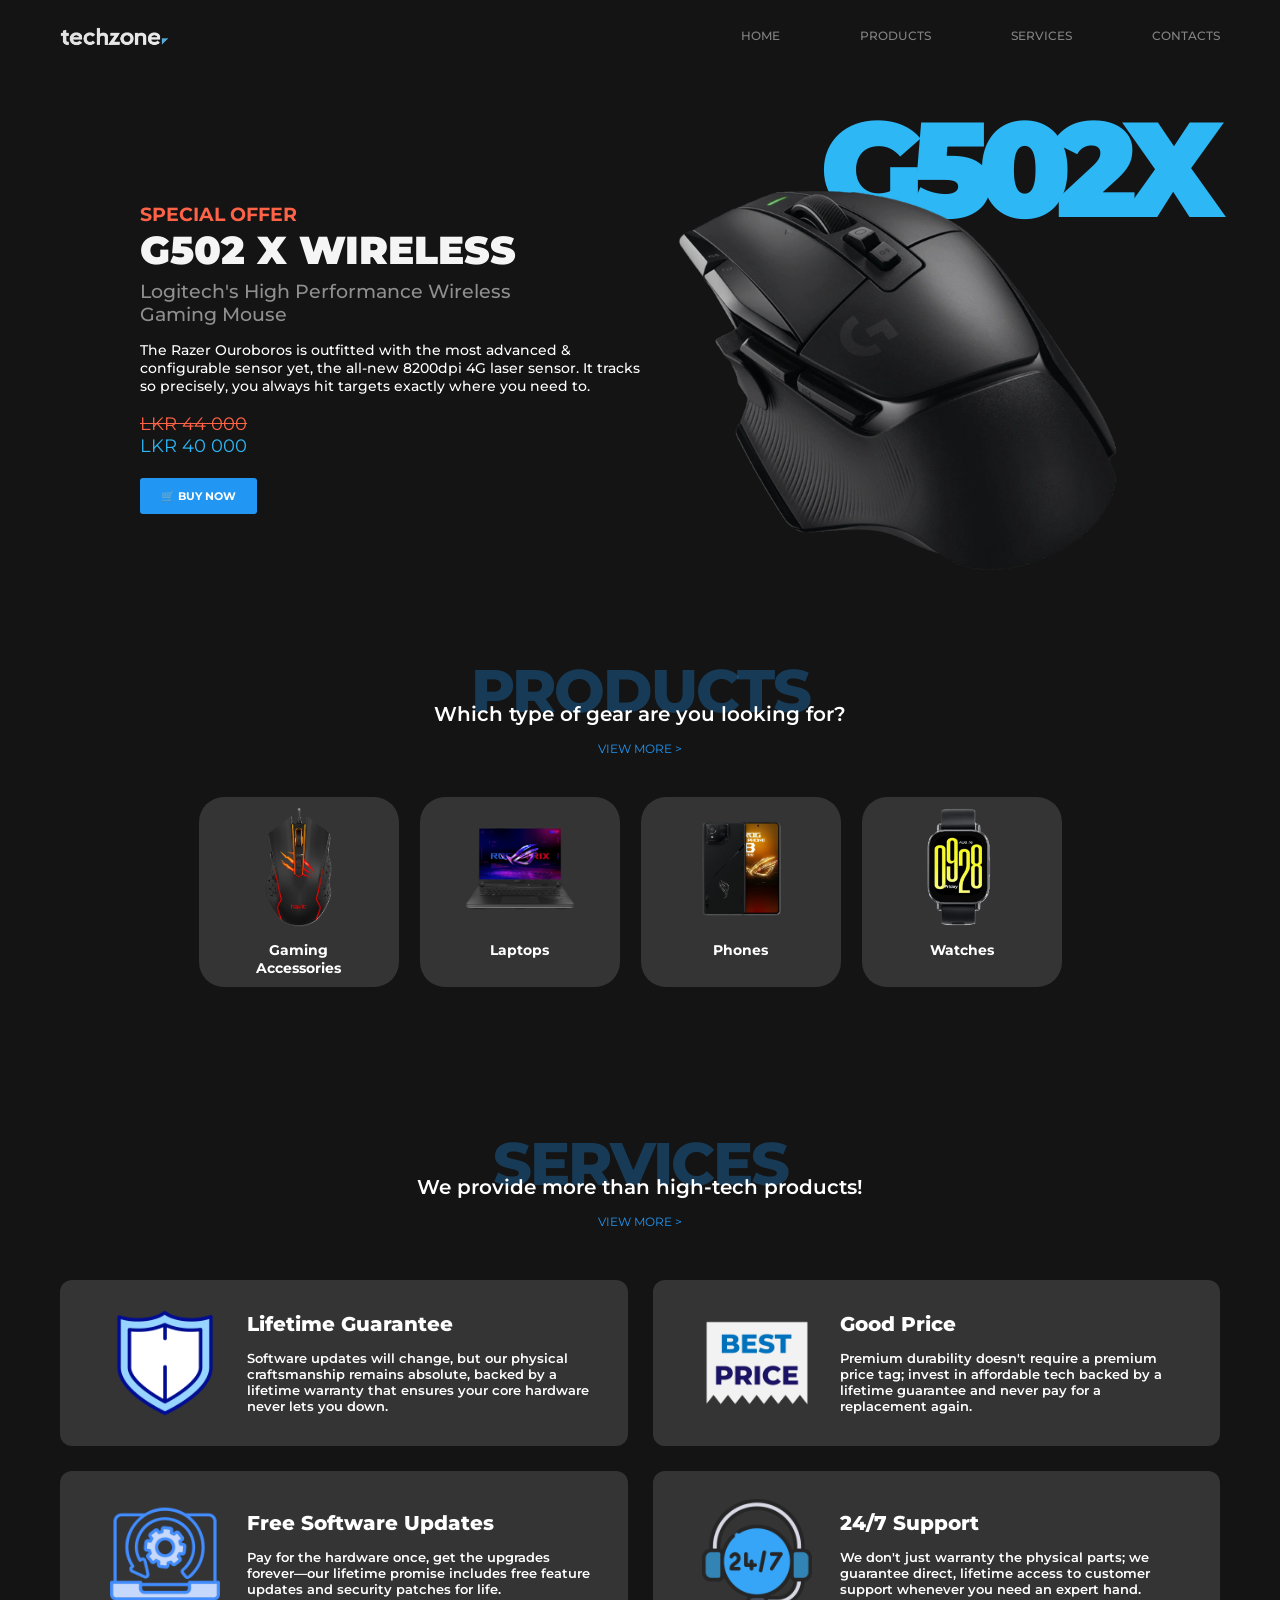
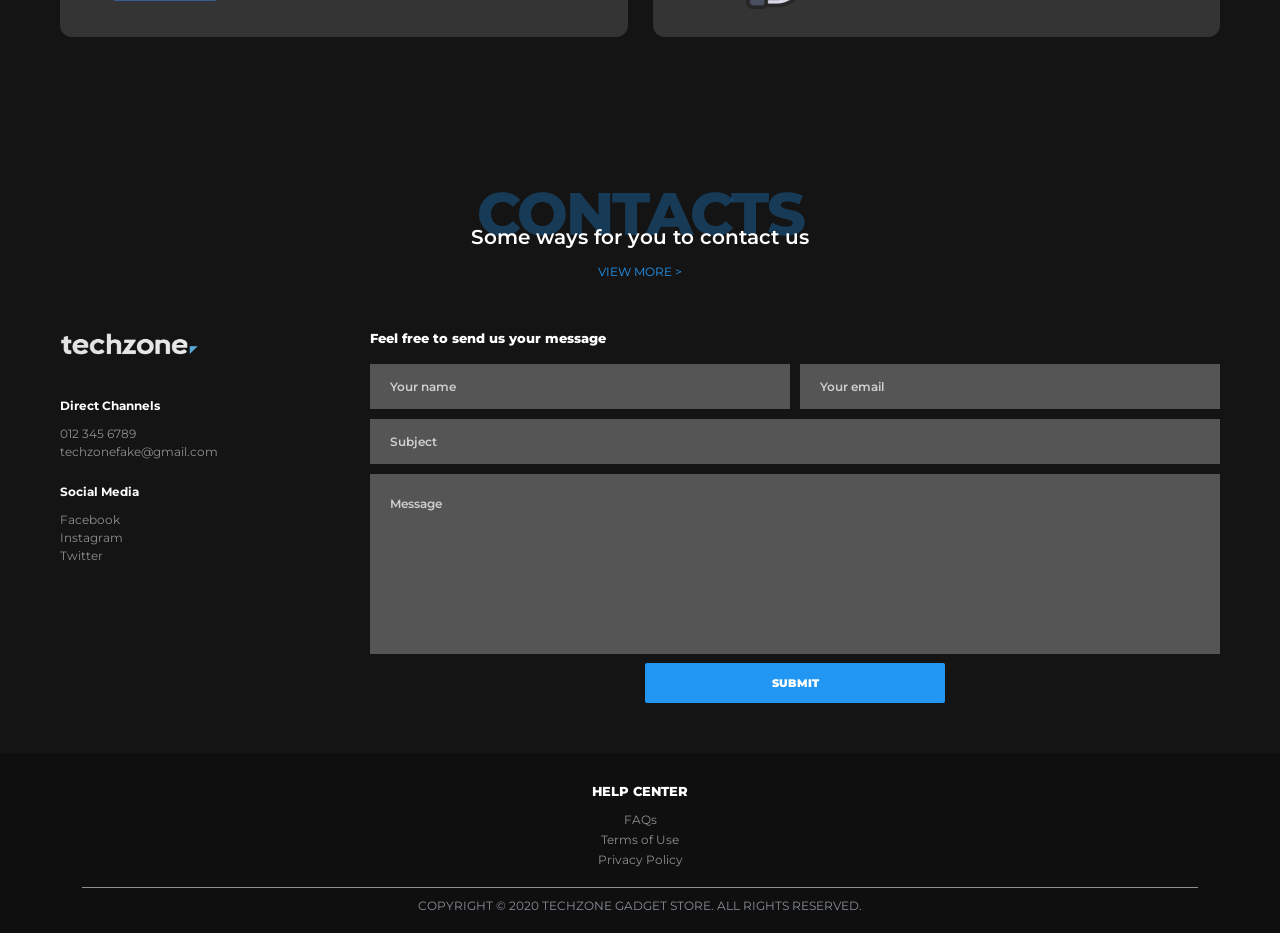
<file: TechZone 2.0/HTML/index.html>
<!DOCTYPE html>
<html lang="en">

    <head>
        <meta charset="UTF-8">
        <meta name="viewport" content="width=device-width, initial-scale=1.0">
        <link rel="stylesheet" href="../CSS/home.css">
        <link rel="shortcut icon" href="../Images/Favicon/favicon (2).png" type="image/x-icon">
        <title>Tech Zone</title>
    </head>

    <body>

        <header>
            <img src="../Images/Logo/logo.png" alt="TechZone Logo">
            <nav>
                <ul>
                    <li><a href="./index.html">HOME</a></li>
                    <li><a href="./products.html">PRODUCTS</a></li>
                    <li><a href="./services.html">SERVICES</a></li>
                    <li><a href="./contact.html">CONTACTS</a></li>
                </ul>
            </nav>
        </header>

        <main>

            <section id="offer">
                <div class="content">
                    <h3>SPECIAL OFFER</h3>
                    <h1>G502 X WIRELESS</h1>

                    <p class="subtitle">
                        Logitech's High Performance Wireless<br/>
                        Gaming Mouse
                    </p>

                    <p class="subtitle2">
                        The Razer Ouroboros is outfitted with the most advanced & configurable
                        sensor yet, the all-new 8200dpi 4G laser sensor. It tracks so precisely,
                        you always hit targets exactly where you need to.
                    </p>

                    <div class="price"><strike>LKR 44 000</strike></div>
                    <div class="newprice">LKR 40 000</div>

                    <div class="actions">
                        <a href="../HTML/products.html" target="_blank">
                            <button class="button">
                                🛒 BUY NOW
                            </button>
                        </a>
                    </div>
                </div>

                <div class="big-text">G502X</div>

                <img class="mouse" src="../Images/Gaming/logitech_mouse.png" alt="G502 gaming mouse"/>
            </section>

            <section id="product">
                <div class="section-header">
                    <h1 class="watermark">PRODUCTS</h1>
                    <h2 class="subtitle">Which type of gear are you looking for?</h2>
                    <a href="../HTML/products.html" class="view-more">VIEW MORE ></a>
                </div>
                <div class="grid-container">

                    <div class="item">
                        <a href="../HTML/products.html">
                            <img src="../Images/Gaming/1639999466_pdt_1.png" alt="Logitech Gaming Mouse">
                            <p>Gaming <br> Accessories</p>
                        </a>
                        
                    </div>
                    <div class="item">
                        <a href="../HTML/products.html">
                            <img src="../Images/Laptops/h525.png" alt="Lenovo Legion 5">
                            <p>Laptops</p>
                        </a>
                    </div>
                    <div class="item">
                        <a href="../HTML/products.html">
                            <img src="../Images/Phones/rog-8-pro.png" alt="Iphone 17 Pro">
                            <p>Phones</p>
                        </a>
                    </div>
                    <div class="item">
                        <a href="../HTML/products.html">
                            <img src="../Images/Watches/watch.png" alt="Xiaomi Watch 5">
                            <p>Watches</p>
                        </a>
                    </div>

                </div>
            </section>

            <section>
                <div class="section-header">
                    <h1 class="watermark">SERVICES</h1>
                    <h2 class="subtitle">We provide more than high-tech products!</h2>
                    <a href="../HTML/services.html" class="view-more">VIEW MORE ></a>
                </div>
            </section>

            <section class="feature-section">
                <div class="features-grid">
                    <div class="feature-card">
                        <div class="feature-icon">
                            <img src="../Images/Logo/shield_13783933.png" alt="Shield">
                        </div>
                        <div>
                            <h3>Lifetime Guarantee</h3>
                            <p>
                            Software updates will change, but our physical craftsmanship remains absolute, backed by a lifetime warranty that ensures your core hardware never lets you down.
                            </p>
                        </div>
                    </div>

                    <div class="feature-card">
                        <div class="feature-icon">
                            <img src="../Images/Logo/discount_16770945.png" alt="Good Price">
                        </div>
                        <div>
                            <h3>Good Price</h3>
                            <p>
                                Premium durability doesn't require a premium price tag; invest in affordable tech backed by a lifetime guarantee and never pay for a replacement again.
                            </p>
                        </div>
                    </div>

                    <div class="feature-card">
                        <div class="feature-icon">
                            <img src="../Images/Logo/strategy-development_16904747.png" alt="Update">
                        </div>
                        <div>
                            <h3>Free Software Updates</h3>
                            <p>
                                Pay for the hardware once, get the upgrades forever—our lifetime promise includes free feature updates and security patches for life.
                            </p>
                        </div>
                    </div>

                    <div class="feature-card">
                        <div class="feature-icon">
                            <img src="../Images/Logo/24-hours-support_9723205.png" alt="">
                        </div>
                        <div>
                            <h3>24/7 Support</h3>
                            <p>
                                We don't just warranty the physical parts; we guarantee direct, lifetime access to customer support whenever you need an expert hand.
                            </p>
                        </div>
                    </div>
                </div>
            </section>

            <section>
                <div class="section-header">
                    <h1 class="watermark">CONTACTS</h1>
                    <h2 class="subtitle">Some ways for you to contact us</h2>
                    <a href="#" class="view-more">VIEW MORE ></a>
                </div>
            </section>

            <section class="contact-methods">

                <div class="contact">

                    <div class="direct">
                        <img src="../Images/Logo/logo.png" alt="TechZone Logo">

                        <h6>Direct Channels</h6>
                        <a href="tel:+94 12 345 6789">012 345 6789</a>
                        <a href="mailto:techzonefake@gmail.com">techzonefake@gmail.com</a>

                        <h6>Social Media</h6>
                        <a href="#">Facebook</a>
                        <a href="#">Instagram</a>
                        <a href="#">Twitter</a>
                    </div>
                    <div class="direct">

                        <form class="contact-form">
                            <h3>Feel free to send us your message</h3>

                            <div class="form-row">
                                <input type="text" placeholder="Your name" />
                                <input type="email" placeholder="Your email" />
                            </div>

                            <input type="text" placeholder="Subject" />

                            <textarea placeholder="Message"></textarea>

                            <button type="submit" class="submit-button">SUBMIT</button>
                        </form>

                    </div>

                </div>

            </section>

        </main>
        <footer>
            <div class="help-center">
                <h3>HELP CENTER</h3>
                <a href="#">FAQs</a>
                <a href="#">Terms of Use</a>
                <a href="#">Privacy Policy</a>
            </div>
            <hr>
            <p>COPYRIGHT &copy; 2020 TECHZONE GADGET STORE. ALL RIGHTS RESERVED.</p>
        </footer>
    </body>

</html>
</file>
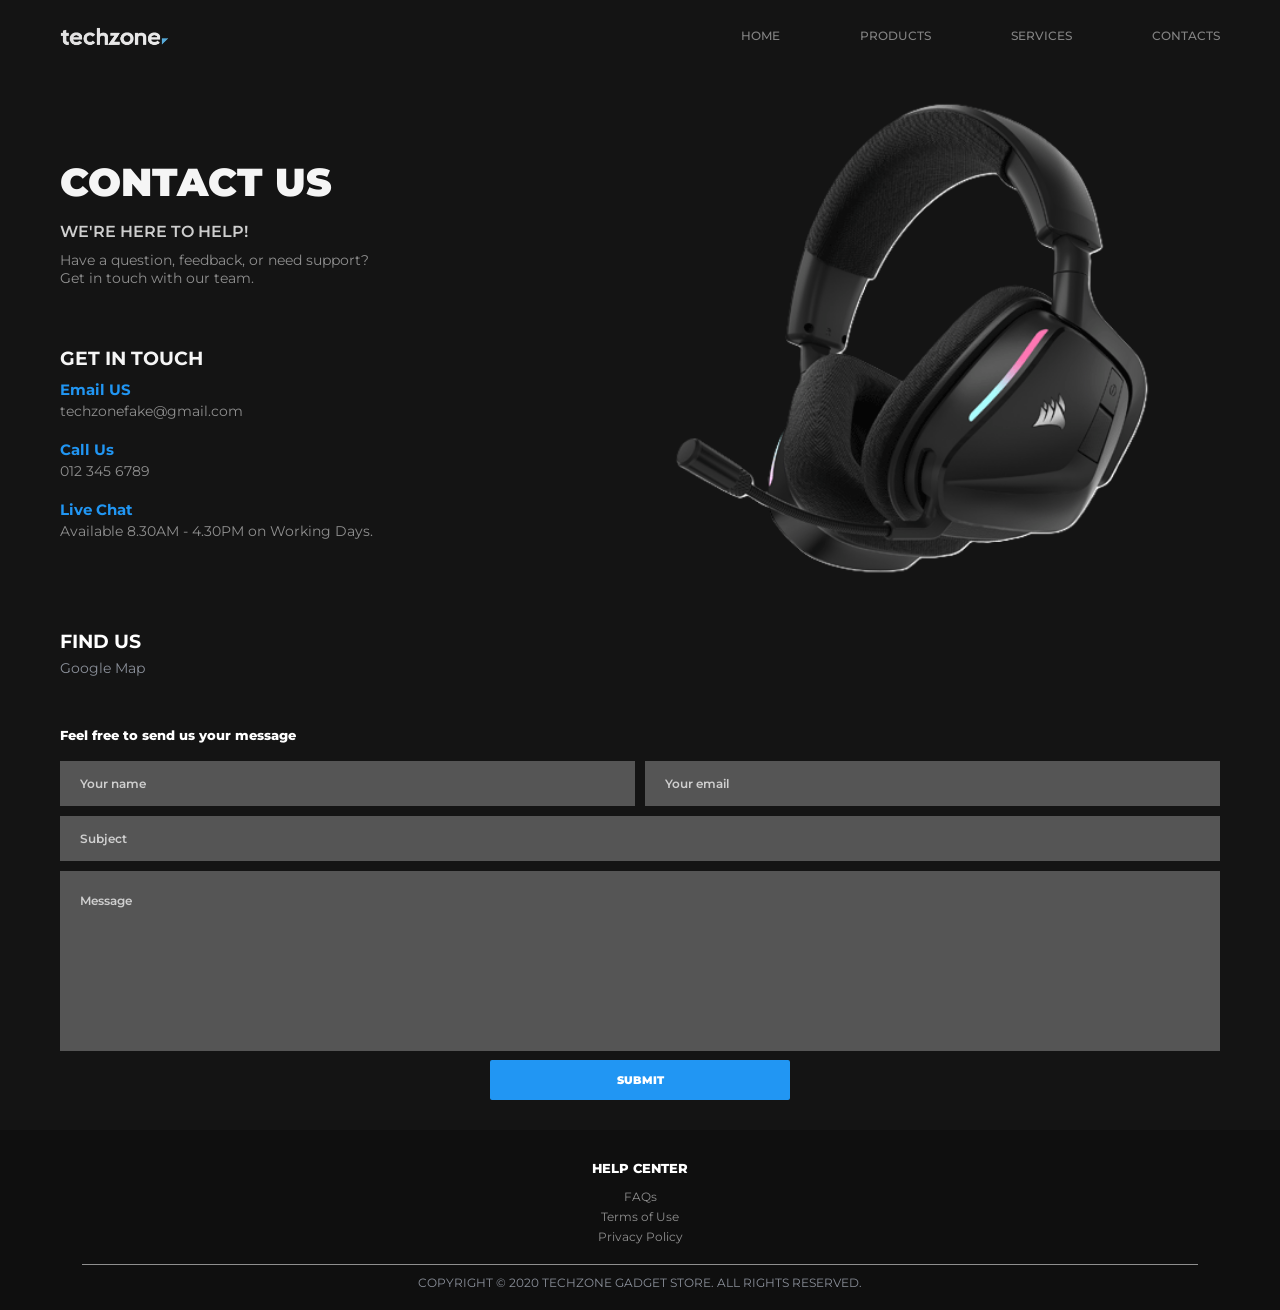
<file: TechZone 2.0/HTML/contact.html>
<!DOCTYPE html>
<html lang="en">
    <head>
        <meta charset="UTF-8">
        <meta name="viewport" content="width=device-width, initial-scale=1.0">
        <link rel="stylesheet" href="../CSS/contact.css">
        <link rel="shortcut icon" href="../Images/Favicon/favicon (2).png" type="image/x-icon">
        <title>Tech Zone - Contact Us</title>
    </head>
    <body>

        <header>
            <img src="../Images/Logo/logo.png" alt="TechZone Logo">
            <nav>
                <ul>
                    <li><a href="./index.html">HOME</a></li>
                    <li><a href="./products.html">PRODUCTS</a></li>
                    <li><a href="./services.html">SERVICES</a></li>
                    <li><a href="./contact.html">CONTACTS</a></li>
                </ul>
            </nav>
        </header>

        <main>

            <div class="main-title">
                <h1>CONTACT US</h1>
                <h4>
                    WE'RE HERE TO HELP!
                </h4>
                <p>Have a question, feedback, or need support?
                    <br>
                    Get in touch with our team.
                </p>
                <img class="main-img" src="../Images/Logo/7954 (2).png" alt="Gaming Headset">

                <div class="details">

                    <h3>GET IN TOUCH</h3>

                    <div class="detail-card">
                        <h6>Email US</h6>
                        <a href="mailto:techzonefake@gmail.com">
                            <p>techzonefake@gmail.com</p>
                        </a>
                    </div>
                    <div class="detail-card">
                        <h6>Call Us</h6>
                        <a href="tel:+94 12 345 6789">
                            <p>012 345 6789</p>
                        </a>
                    </div>
                    <div class="detail-card">
                        <h6>Live Chat</h6>
                        <p>Available 8.30AM - 4.30PM on Working Days.</p>
                    </div>

                </div>
            </div>
            <div class="map">
                <h3>FIND US</h3>
                <a href="https://maps.app.goo.gl/VdrkpbDWVhgNhrZk8">
                    <p>Google Map</p>
                </a>
            </div>
            <div class="direct">

                <form class="contact-form">
                    <h3>Feel free to send us your message</h3>

                    <div class="form-row">
                        <input type="text" placeholder="Your name" />
                        <input type="email" placeholder="Your email" />
                    </div>

                    <input type="text" placeholder="Subject" />

                    <textarea placeholder="Message"></textarea>

                    <button type="submit" class="submit-button">SUBMIT</button>
                </form>

            </div>

        </main>

        <footer>
            <div class="help-center">
                <h3>HELP CENTER</h3>
                <a href="#">FAQs</a>
                <a href="#">Terms of Use</a>
                <a href="#">Privacy Policy</a>
            </div>
            <hr>
            <p>COPYRIGHT &copy; 2020 TECHZONE GADGET STORE. ALL RIGHTS RESERVED.</p>
        </footer>

    </body>
</html>
</file>
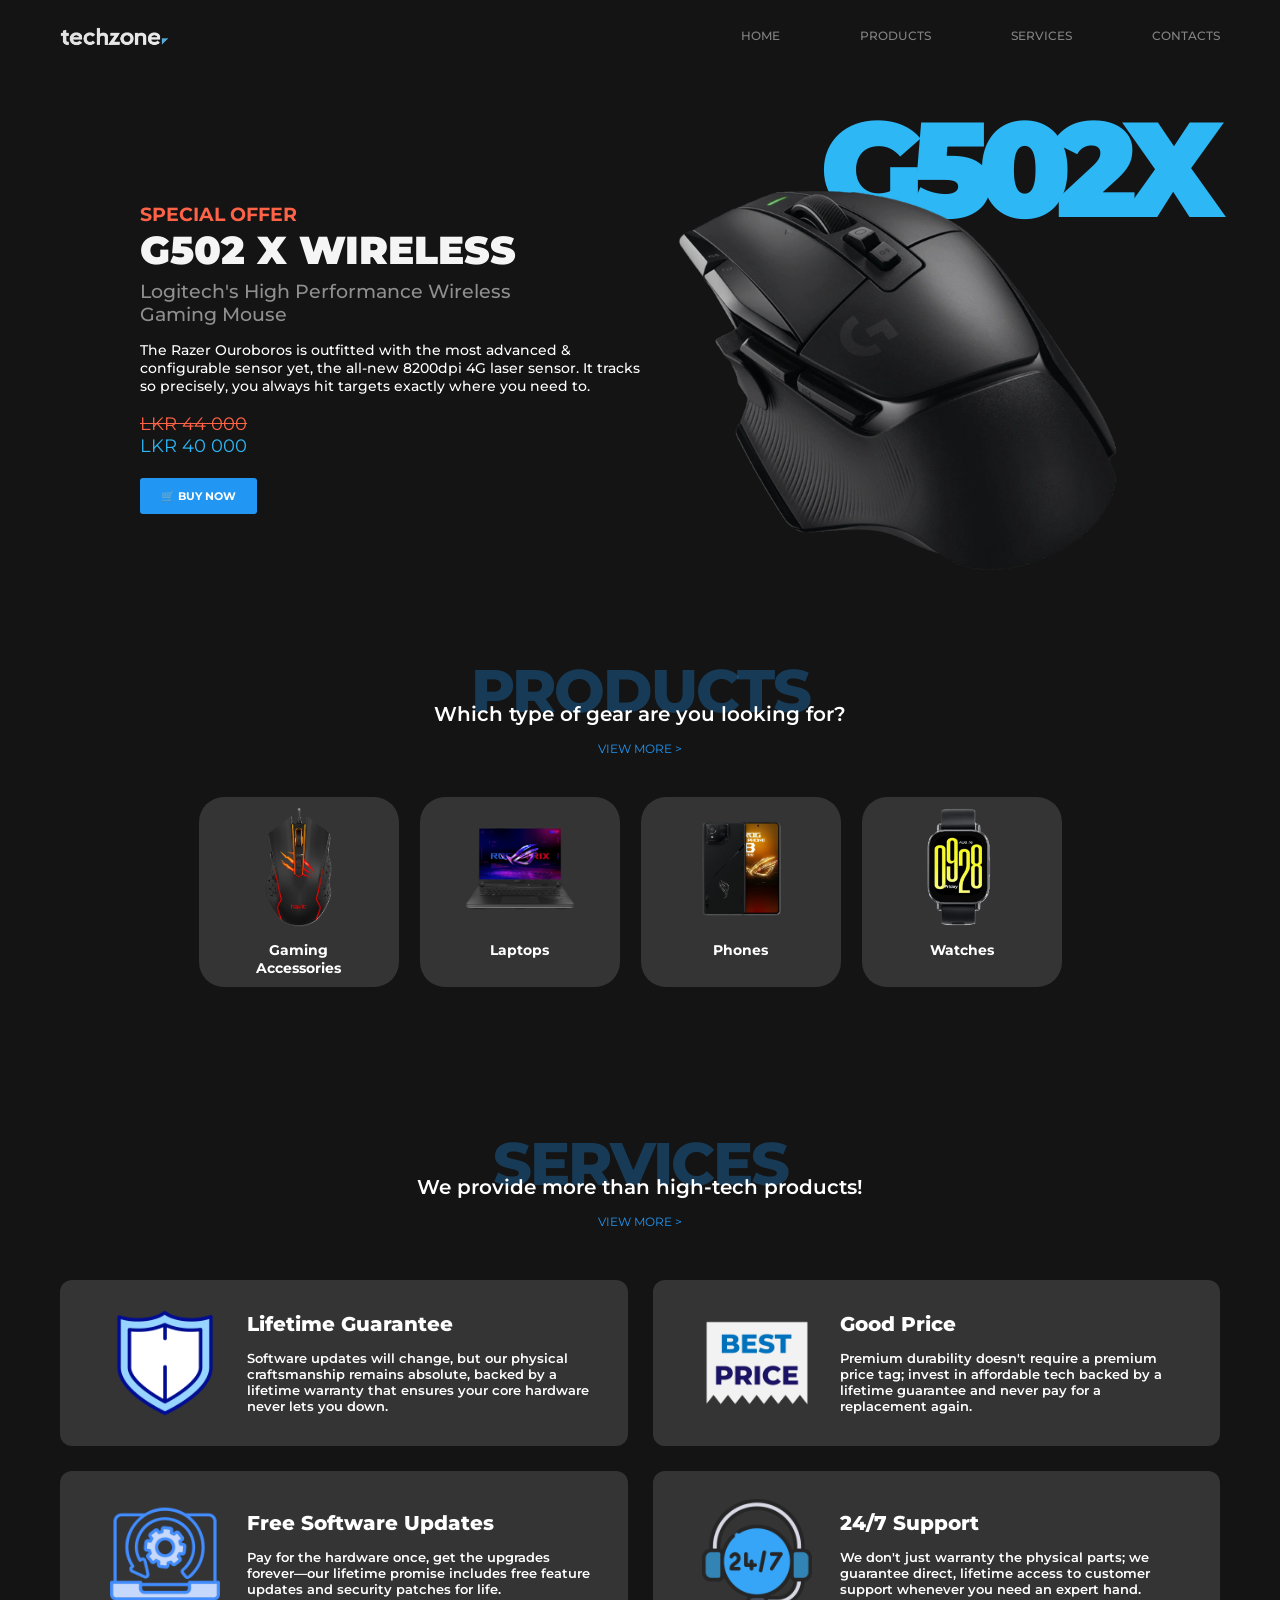
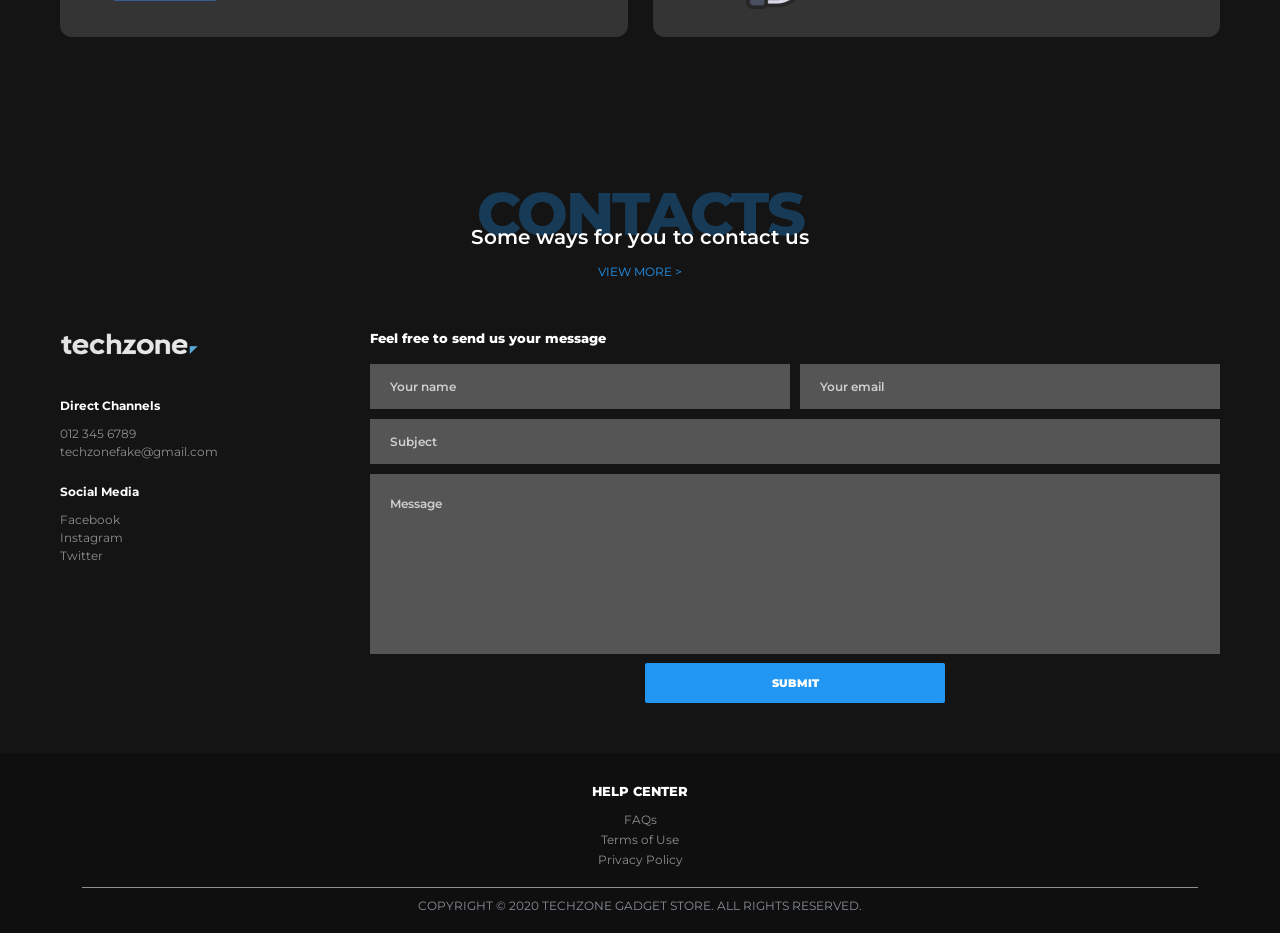
<file: TechZone 2.0/HTML/home.html>
<!DOCTYPE html>
<html lang="en">

    <head>
        <meta charset="UTF-8">
        <meta name="viewport" content="width=device-width, initial-scale=1.0">
        <link rel="stylesheet" href="../CSS/home.css">
        <link rel="shortcut icon" href="../Images/Favicon/favicon (2).png" type="image/x-icon">
        <title>Tech Zone</title>
    </head>

    <body>

        <header>
            <img src="../Images/Logo/logo.png" alt="TechZone Logo">
            <nav>
                <ul>
                    <li><a href="./home.html">HOME</a></li>
                    <li><a href="./products.html">PRODUCTS</a></li>
                    <li><a href="./services.html">SERVICES</a></li>
                    <li><a href="./contact.html">CONTACTS</a></li>
                </ul>
            </nav>
        </header>

        <main>

            <section id="offer">
                <div class="content">
                    <h3>SPECIAL OFFER</h3>
                    <h1>G502 X WIRELESS</h1>

                    <p class="subtitle">
                        Logitech's High Performance Wireless<br/>
                        Gaming Mouse
                    </p>

                    <p class="subtitle2">
                        The Razer Ouroboros is outfitted with the most advanced & configurable
                        sensor yet, the all-new 8200dpi 4G laser sensor. It tracks so precisely,
                        you always hit targets exactly where you need to.
                    </p>

                    <div class="price"><strike>LKR 44 000</strike></div>
                    <div class="newprice">LKR 40 000</div>

                    <div class="actions">
                        <a href="../HTML/products.html" target="_blank">
                            <button class="button">
                                🛒 BUY NOW
                            </button>
                        </a>
                    </div>
                </div>

                <div class="big-text">G502X</div>

                <img class="mouse" src="../Images/Gaming/logitech_mouse.png" alt="G502 gaming mouse"/>
            </section>

            <section id="product">
                <div class="section-header">
                    <h1 class="watermark">PRODUCTS</h1>
                    <h2 class="subtitle">Which type of gear are you looking for?</h2>
                    <a href="../HTML/products.html" class="view-more">VIEW MORE ></a>
                </div>
                <div class="grid-container">

                    <div class="item">
                        <a href="../HTML/products.html">
                            <img src="../Images/Gaming/1639999466_pdt_1.png" alt="Logitech Gaming Mouse">
                            <p>Gaming <br> Accessories</p>
                        </a>
                        
                    </div>
                    <div class="item">
                        <a href="../HTML/products.html">
                            <img src="../Images/Laptops/h525.png" alt="Lenovo Legion 5">
                            <p>Laptops</p>
                        </a>
                    </div>
                    <div class="item">
                        <a href="../HTML/products.html">
                            <img src="../Images/Phones/rog-8-pro.png" alt="Iphone 17 Pro">
                            <p>Phones</p>
                        </a>
                    </div>
                    <div class="item">
                        <a href="../HTML/products.html">
                            <img src="../Images/Watches/watch.png" alt="Xiaomi Watch 5">
                            <p>Watches</p>
                        </a>
                    </div>

                </div>
            </section>

            <section>
                <div class="section-header">
                    <h1 class="watermark">SERVICES</h1>
                    <h2 class="subtitle">We provide more than high-tech products!</h2>
                    <a href="../HTML/services.html" class="view-more">VIEW MORE ></a>
                </div>
            </section>

            <section class="feature-section">
                <div class="features-grid">
                    <div class="feature-card">
                        <div class="feature-icon">
                            <img src="../Images/Logo/shield_13783933.png" alt="Shield">
                        </div>
                        <div>
                            <h3>Lifetime Guarantee</h3>
                            <p>
                            Software updates will change, but our physical craftsmanship remains absolute, backed by a lifetime warranty that ensures your core hardware never lets you down.
                            </p>
                        </div>
                    </div>

                    <div class="feature-card">
                        <div class="feature-icon">
                            <img src="../Images/Logo/discount_16770945.png" alt="Good Price">
                        </div>
                        <div>
                            <h3>Good Price</h3>
                            <p>
                                Premium durability doesn't require a premium price tag; invest in affordable tech backed by a lifetime guarantee and never pay for a replacement again.
                            </p>
                        </div>
                    </div>

                    <div class="feature-card">
                        <div class="feature-icon">
                            <img src="../Images/Logo/strategy-development_16904747.png" alt="Update">
                        </div>
                        <div>
                            <h3>Free Software Updates</h3>
                            <p>
                                Pay for the hardware once, get the upgrades forever—our lifetime promise includes free feature updates and security patches for life.
                            </p>
                        </div>
                    </div>

                    <div class="feature-card">
                        <div class="feature-icon">
                            <img src="../Images/Logo/24-hours-support_9723205.png" alt="">
                        </div>
                        <div>
                            <h3>24/7 Support</h3>
                            <p>
                                We don't just warranty the physical parts; we guarantee direct, lifetime access to customer support whenever you need an expert hand.
                            </p>
                        </div>
                    </div>
                </div>
            </section>

            <section>
                <div class="section-header">
                    <h1 class="watermark">CONTACTS</h1>
                    <h2 class="subtitle">Some ways for you to contact us</h2>
                    <a href="#" class="view-more">VIEW MORE ></a>
                </div>
            </section>

            <section class="contact-methods">

                <div class="contact">

                    <div class="direct">
                        <img src="../Images/Logo/logo.png" alt="TechZone Logo">

                        <h6>Direct Channels</h6>
                        <a href="tel:+94 12 345 6789">012 345 6789</a>
                        <a href="mailto:techzonefake@gmail.com">techzonefake@gmail.com</a>

                        <h6>Social Media</h6>
                        <a href="#">Facebook</a>
                        <a href="#">Instagram</a>
                        <a href="#">Twitter</a>
                    </div>
                    <div class="direct">

                        <form class="contact-form">
                            <h3>Feel free to send us your message</h3>

                            <div class="form-row">
                                <input type="text" placeholder="Your name" />
                                <input type="email" placeholder="Your email" />
                            </div>

                            <input type="text" placeholder="Subject" />

                            <textarea placeholder="Message"></textarea>

                            <button type="submit" class="submit-button">SUBMIT</button>
                        </form>

                    </div>

                </div>

            </section>

        </main>
        <footer>
            <div class="help-center">
                <h3>HELP CENTER</h3>
                <a href="#">FAQs</a>
                <a href="#">Terms of Use</a>
                <a href="#">Privacy Policy</a>
            </div>
            <hr>
            <p>COPYRIGHT &copy; 2020 TECHZONE GADGET STORE. ALL RIGHTS RESERVED.</p>
        </footer>
    </body>

</html>
</file>
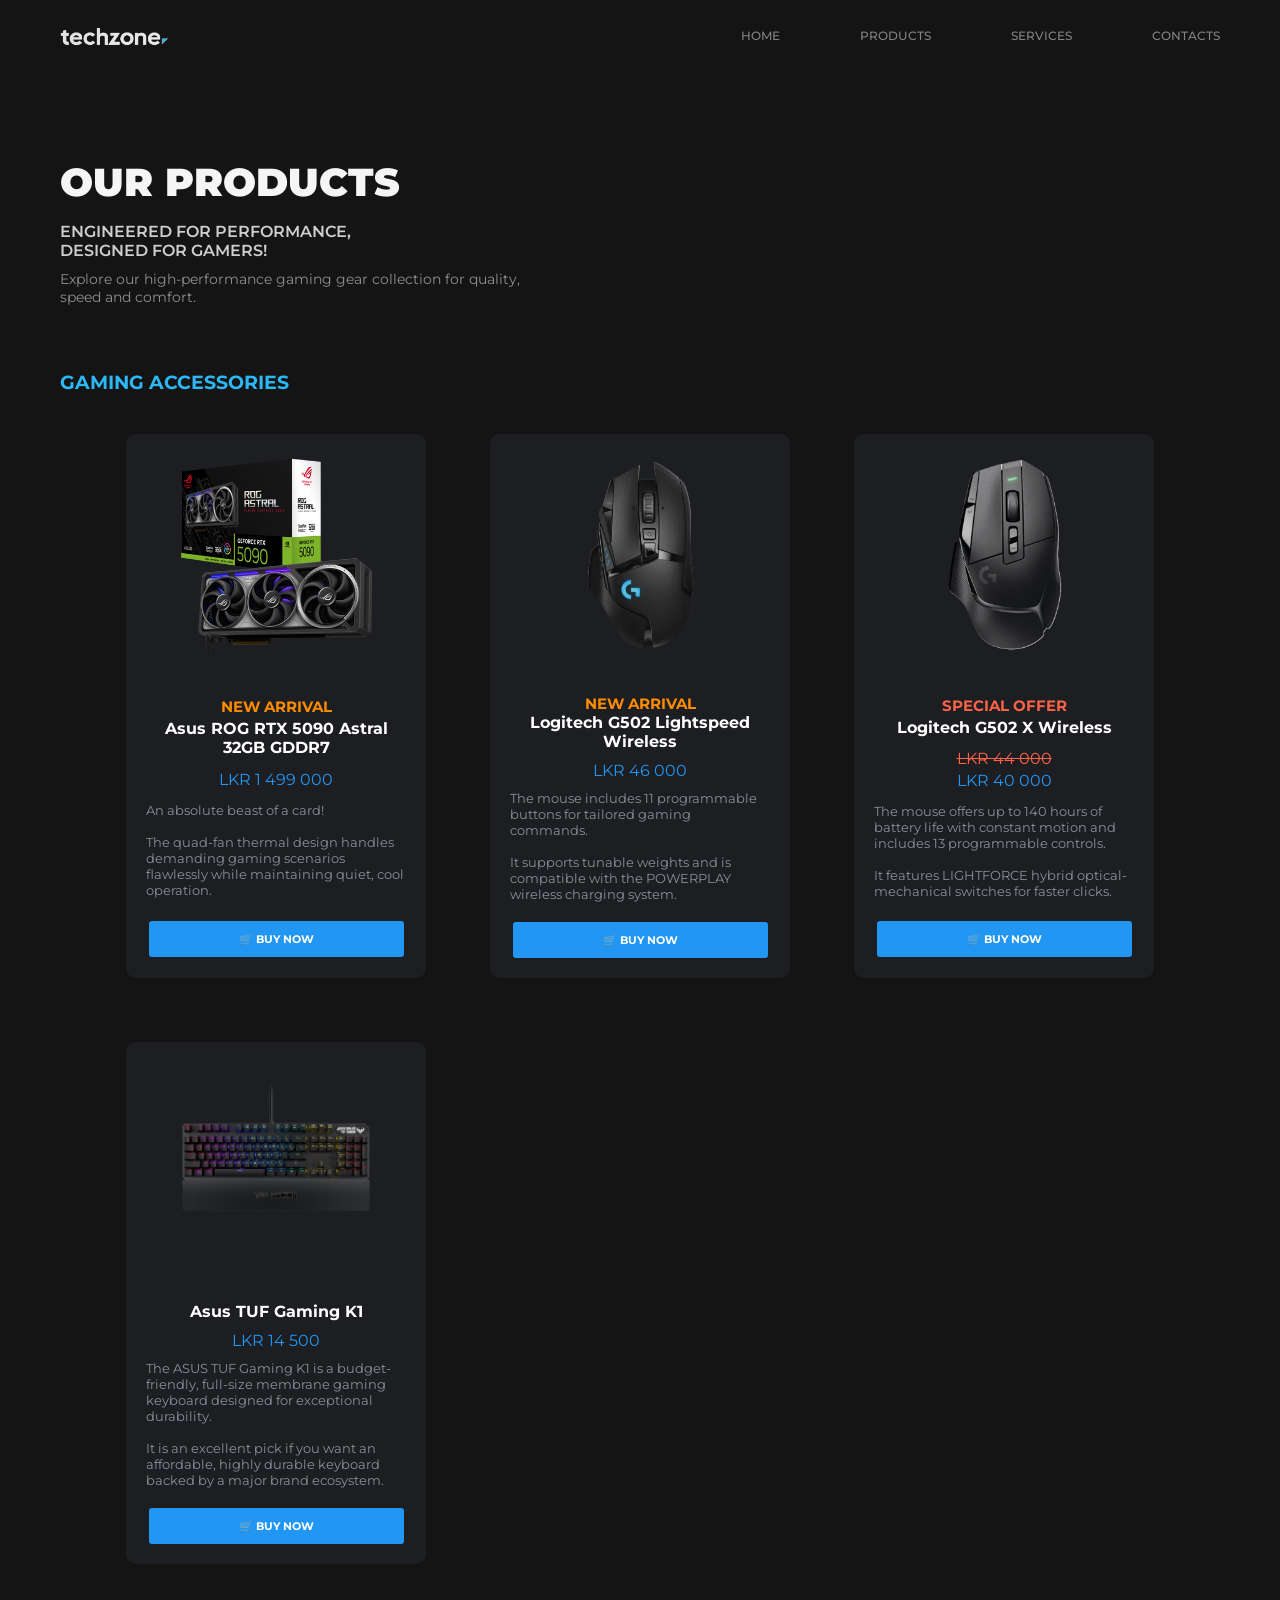
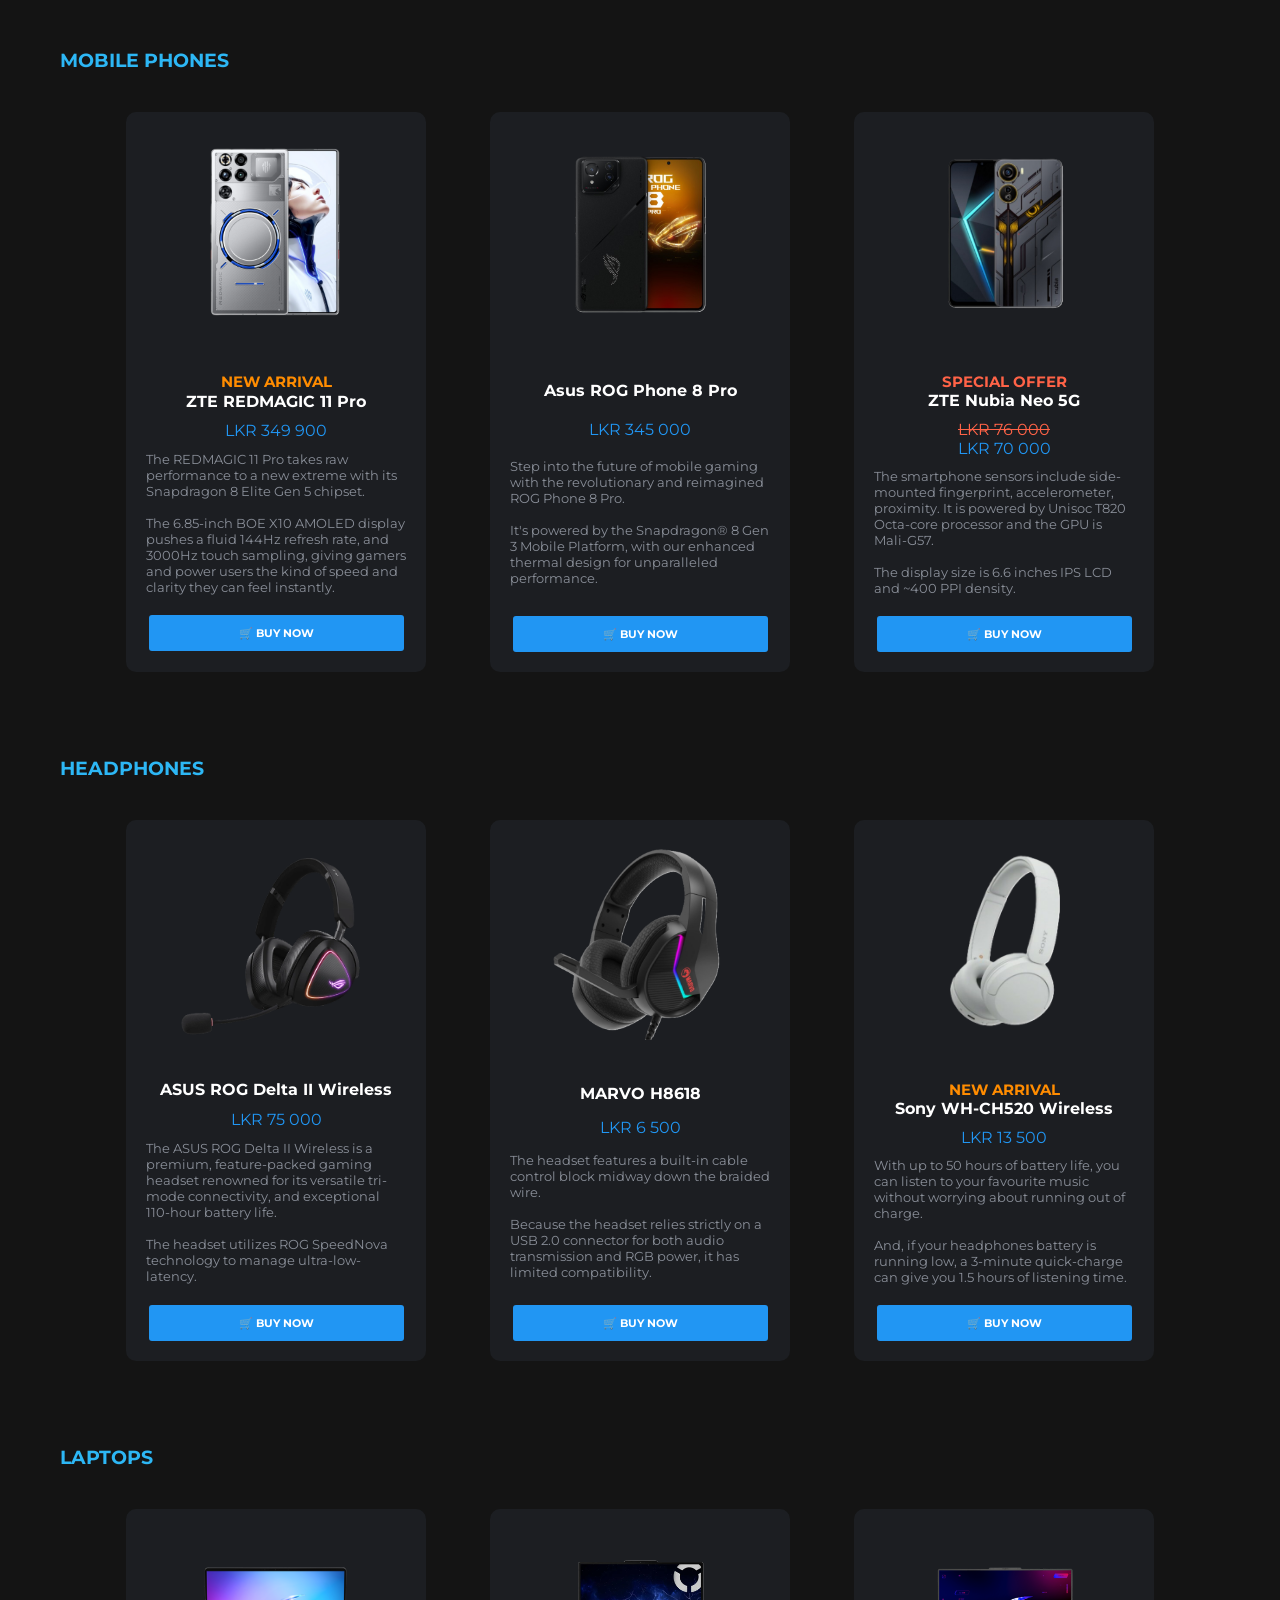
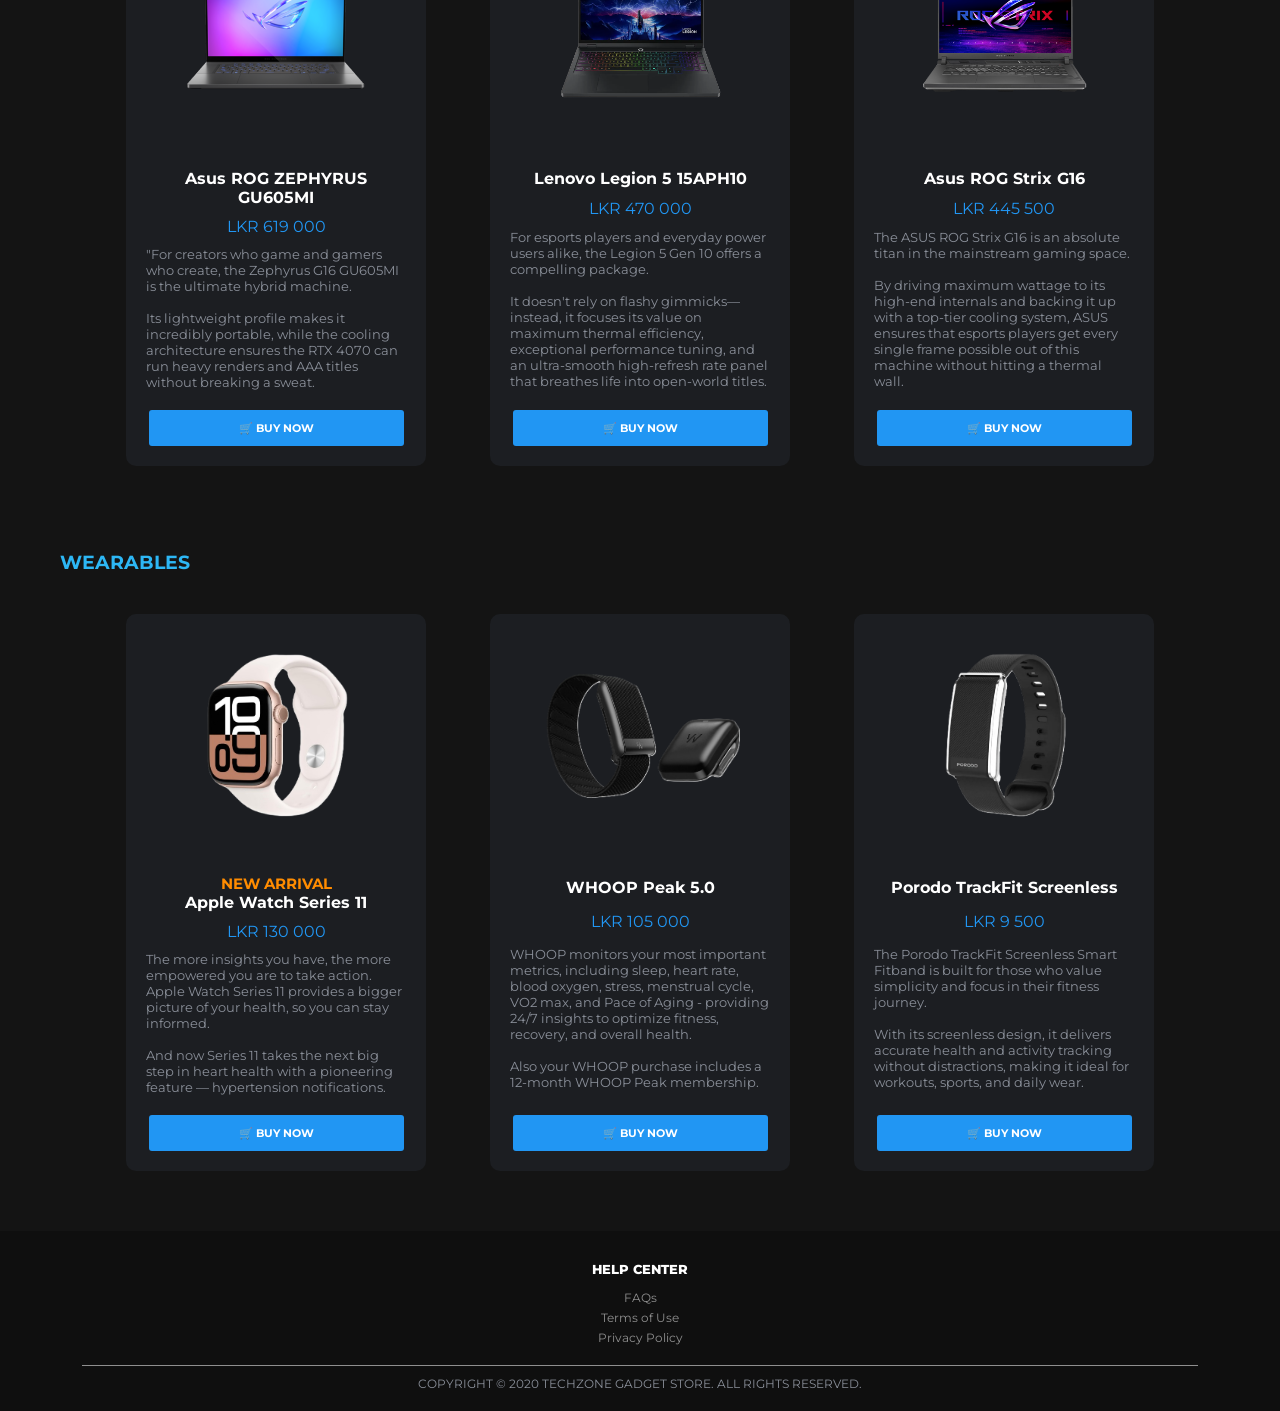
<file: TechZone 2.0/HTML/products.html>
<!DOCTYPE html>
<html lang="en">

    <head>
        <meta charset="UTF-8">
        <meta name="viewport" content="width=device-width, initial-scale=1.0">
        <link rel="stylesheet" href="../CSS/products.css">
        <link rel="shortcut icon" href="../Images/Favicon/favicon (2).png" type="image/x-icon">
        <title>Tech Zone - Products</title>
    </head>

    <body>

        <header>
            <img src="../Images/Logo/logo.png" alt="TechZone Logo">
            <nav>
                <ul>
                    <li><a href="./index.html">HOME</a></li>
                    <li><a href="./products.html">PRODUCTS</a></li>
                    <li><a href="./services.html">SERVICES</a></li>
                    <li><a href="./contact.html">CONTACTS</a></li>
                </ul>
            </nav>
        </header>

        <main>

            <div class="main-title">
                <h1>OUR PRODUCTS</h1>
                <h4>
                    ENGINEERED FOR PERFORMANCE,
                    <br>
                    DESIGNED FOR GAMERS!
                </h4>
                <p>Explore our high-performance gaming gear collection for quality, speed and comfort.</p>
            </div>

            <h3 class="subtitle">GAMING ACCESSORIES</h3>
            <div class="product-list">
                <div class="product">
                    <img src="../Images/Gaming/rts 5090.png" alt="Asus ROG RTX 5090">
                    <h5>NEW ARRIVAL</h5>
                    <h4>Asus ROG RTX 5090 Astral 32GB GDDR7</h4>
                    <div class="newprice">LKR 1 499 000</div>
                    <p>
                        An absolute beast of a card!
                        <br><br>
                        The quad-fan thermal design handles demanding gaming scenarios flawlessly while maintaining quiet, cool operation.
                    </p>
                    <a href="#"><button class="buy">🛒 BUY NOW</button></a>
                </div>
                <div class="product">
                    <img src="../Images/Gaming/logitech-g502.png" alt="Logitech G502 Lightspeed Wireless">
                    <h5>NEW ARRIVAL</h5>
                    <h4>Logitech G502 Lightspeed Wireless</h4>
                    <div class="newprice">LKR 46 000</div>
                    <p>
                        The mouse includes 11 programmable buttons for tailored gaming commands.
                        <br><br>
                        It supports tunable weights and is compatible with the POWERPLAY wireless charging system.
                    </p>
                    <a href="#"><button class="buy">🛒 BUY NOW</button></a>
                </div>
                <div class="product">
                    <img src="../Images/Gaming/G502-X-LIGHTSPEED-Gaming-Mouse-5 (2).png" alt="Logitech G502 X Wireless">
                    <h5 id="special-offer">SPECIAL OFFER</h5>
                    <h4>Logitech G502 X Wireless</h4>
                    <div class="price">
                        <strike>LKR 44 000</strike>
                    </div>
                    <div class="newprice">LKR 40 000</div>
                    <p>
                        The mouse offers up to 140 hours of battery life with constant motion and includes 13 programmable
                        controls.
                        <br><br>
                        It features LIGHTFORCE hybrid optical-mechanical switches for faster clicks.
                    </p>
                    <a href="#"><button class="buy">🛒 BUY NOW</button></a>
                </div>
                <div class="product">
                    <img src="../Images/Gaming/w185.png" alt="Asus TUF Gaming K1">
                    <h4>Asus TUF Gaming K1</h4>
                    <div class="newprice">LKR 14 500</div>
                    <p>
                        The ASUS TUF Gaming K1 is a budget-friendly, full-size membrane gaming keyboard designed for
                        exceptional durability.
                        <br><br>
                        It is an excellent pick if you want an affordable, highly durable keyboard backed by a major brand
                        ecosystem.
                    </p>
                    <a href="#"><button class="buy">🛒 BUY NOW</button></a>
                </div>
            </div>

            <h3 class="subtitle">MOBILE PHONES</h3>
            <div class="product-list">
                <div class="product">
                    <img src="../Images/Phones/gq-mobiles-redmagic-11-pro-4 (2).png" alt="ZTE REDMAGIC 11 Pro">
                    <h5>NEW ARRIVAL</h5>
                    <h4>ZTE REDMAGIC 11 Pro</h4>
                    <div class="newprice">LKR 349 900</div>
                    <p>
                        The REDMAGIC 11 Pro takes raw performance to a new extreme with its Snapdragon 8 Elite Gen 5
                        chipset.
                        <br><br>
                        The 6.85-inch BOE X10 AMOLED display pushes a fluid 144Hz refresh rate, and 3000Hz touch sampling,
                        giving gamers and power users the kind of speed and clarity they can feel instantly.
                    </p>
                    <a href="#"><button class="buy">🛒 BUY NOW</button></a>
                </div>
                <div class="product">
                    <img src="../Images/Phones/rog-8-pro.png" alt="Asus ROG Phone 8 Pro">
                    <h4>Asus ROG Phone 8 Pro</h4>
                    <div class="newprice">LKR 345 000</div>
                    <p>
                        Step into the future of mobile gaming with the revolutionary and reimagined ROG Phone 8 Pro.
                        <br><br>
                        It's powered by the Snapdragon® 8 Gen 3 Mobile Platform, with our enhanced thermal design for
                        unparalleled performance.
                    </p>
                    <a href="#"><button class="buy">🛒 BUY NOW</button></a>
                </div>
                <div class="product">
                    <img src="../Images/Phones/black.png" alt="ZTE Nubia Neo 5G">
                    <h5 id="special-offer">SPECIAL OFFER</h5>
                    <h4>ZTE Nubia Neo 5G</h4>
                    <div class="price">
                        <strike>LKR 76 000</strike>
                    </div>
                    <div class="newprice">LKR 70 000</div>
                    <p>
                        The smartphone sensors include side-mounted fingerprint, accelerometer, proximity. It is powered by
                        Unisoc T820 Octa-core processor and the GPU is Mali-G57.
                        <br><br>
                        The display size is 6.6 inches IPS LCD and ~400 PPI density.
                    </p>
                    <a href="#"><button class="buy">🛒 BUY NOW</button></a>
                </div>
            </div>

            <h3 class="subtitle">HEADPHONES</h3>
            <div class="product-list">
                <div class="product">
                    <img src="../Images/Headphones/rog.png" alt="ASUS ROG Delta II Wireless">
                    <h4>ASUS ROG Delta II Wireless</h4>
                    <div class="newprice">LKR 75 000</div>
                    <p>
                        The ASUS ROG Delta II Wireless is a premium, feature-packed gaming headset renowned for its
                        versatile tri-mode connectivity, and exceptional 110-hour battery life.
                        <br><br>
                        The headset utilizes ROG SpeedNova technology to manage ultra-low-latency.
                    </p>
                    <a href="#"><button class="buy">🛒 BUY NOW</button></a>
                </div>
                <div class="product">
                    <img src="../Images/Headphones/marvo.png" alt="MARVO H8618">
                    <h4>MARVO H8618</h4>
                    <div class="newprice">LKR 6 500</div>
                    <p>
                        The headset features a built-in cable control block midway down the braided wire.
                        <br><br>
                        Because the headset relies strictly on a USB 2.0 connector for both audio transmission and RGB
                        power, it has limited compatibility.
                    </p>
                    <a href="#"><button class="buy">🛒 BUY NOW</button></a>
                </div>
                <div class="product">
                    <img src="../Images/Headphones/sony.png" alt="Sony WH-CH520 Wireless">
                    <h5>NEW ARRIVAL</h5>
                    <h4>Sony WH-CH520 Wireless</h4>
                    <div class="newprice">LKR 13 500</div>
                    <p>
                        With up to 50 hours of battery life, you can listen to your favourite music without worrying about
                        running out of charge.
                        <br><br>
                        And, if your headphones battery is running low, a 3-minute quick-charge can give you 1.5 hours of
                        listening time.
                    </p>
                    <a href="#"><button class="buy">🛒 BUY NOW</button></a>
                </div>
            </div>

            <h3 class="subtitle">LAPTOPS</h3>
            <div class="product-list">
                <div class="product">
                    <img src="../Images/Laptops/asus_rog-zephyrus.png" alt="Asus ROG ZEPHYRUS GU605MI">
                    <h4>Asus ROG ZEPHYRUS GU605MI</h4>
                    <div class="newprice">LKR 619 000</div>
                    <p>
                        "For creators who game and gamers who create, the Zephyrus G16 GU605MI is the ultimate hybrid
                        machine.
                        <br><br>
                        Its lightweight profile makes it incredibly portable, while the cooling architecture ensures the RTX
                        4070 can run heavy renders and AAA titles without breaking a sweat.
                    </p>
                    <a href="#"><button class="buy">🛒 BUY NOW</button></a>
                </div>
                <div class="product">
                    <img src="../Images/Laptops/legion_5.png" alt="Lenovo Legion 5 15APH10">
                    <h4>Lenovo Legion 5 15APH10</h4>
                    <div class="newprice">LKR 470 000</div>
                    <p>
                        For esports players and everyday power users alike, the Legion 5 Gen 10 offers a compelling package.
                        <br><br>
                        It doesn't rely on flashy gimmicks—instead, it focuses its value on maximum thermal efficiency,
                        exceptional performance tuning, and an ultra-smooth high-refresh rate panel that breathes life into
                        open-world titles.
                    </p>
                    <a href="#"><button class="buy">🛒 BUY NOW</button></a>
                </div>
                <div class="product">
                    <img src="../Images/Laptops/asus_rog_strix.png" alt="Asus ROG Strix G16">
                    <h4>Asus ROG Strix G16</h4>
                    <div class="newprice">LKR 445 500</div>
                    <p>
                        The ASUS ROG Strix G16 is an absolute titan in the mainstream gaming space.
                        <br><br>
                        By driving maximum wattage to its high-end internals and backing it up with a top-tier cooling
                        system, ASUS ensures that esports players get every single frame possible out of this machine
                        without hitting a thermal wall.
                    </p>
                    <a href="#"><button class="buy">🛒 BUY NOW</button></a>
                </div>
            </div>

            <h3 class="subtitle">WEARABLES</h3>
            <div class="product-list">
                <div class="product">
                    <img src="../Images/Watches/apple.png" alt="Apple Watch Series 11">
                    <h5>NEW ARRIVAL</h5>
                    <h4>Apple Watch Series 11</h4>
                    <div class="newprice">LKR 130 000</div>
                    <p>
                        The more insights you have, the more empowered you are to take action. Apple Watch Series 11
                        provides a bigger picture of your health, so you can stay informed.
                        <br><br>
                        And now Series 11 takes the next big step in heart health with a pioneering feature — hypertension
                        notifications.
                    </p>
                    <a href="#"><button class="buy">🛒 BUY NOW</button></a>
                </div>
                <div class="product">
                    <img src="../Images/Watches/whoop-peak-5-0-sensor-fitness-tracker.png" alt="WHOOP Peak 5.0">
                    <h4>WHOOP Peak 5.0</h4>
                    <div class="newprice">LKR 105 000</div>
                    <p>
                        WHOOP monitors your most important metrics, including sleep, heart rate, blood oxygen, stress,
                        menstrual cycle, VO2 max, and Pace of Aging - providing 24/7 insights to optimize fitness, recovery,
                        and overall health.
                        <br><br>
                        Also your WHOOP purchase includes a 12-month WHOOP Peak membership.
                    </p>
                    <a href="#"><button class="buy">🛒 BUY NOW</button></a>
                </div>
                <div class="product">
                    <img src="../Images/Watches/porodo-6.png" alt="Porodo TrackFit Screenless">
                    <h4>Porodo TrackFit Screenless</h4>
                    <div class="newprice">LKR 9 500</div>
                    <p>
                        The Porodo TrackFit Screenless Smart Fitband is built for those who value simplicity and focus in
                        their fitness journey.
                        <br><br>
                        With its screenless design, it delivers accurate health and activity tracking without distractions,
                        making it ideal for workouts, sports, and daily wear.
                    </p>
                    <a href="#"><button class="buy">🛒 BUY NOW</button></a>
                </div>
            </div>

        </main>

        <footer>
            <div class="help-center">
                <h3>HELP CENTER</h3>
                <a href="#">FAQs</a>
                <a href="#">Terms of Use</a>
                <a href="#">Privacy Policy</a>
            </div>
            <hr>
            <p>COPYRIGHT &copy; 2020 TECHZONE GADGET STORE. ALL RIGHTS RESERVED.</p>
        </footer>

    </body>

</html>
</file>
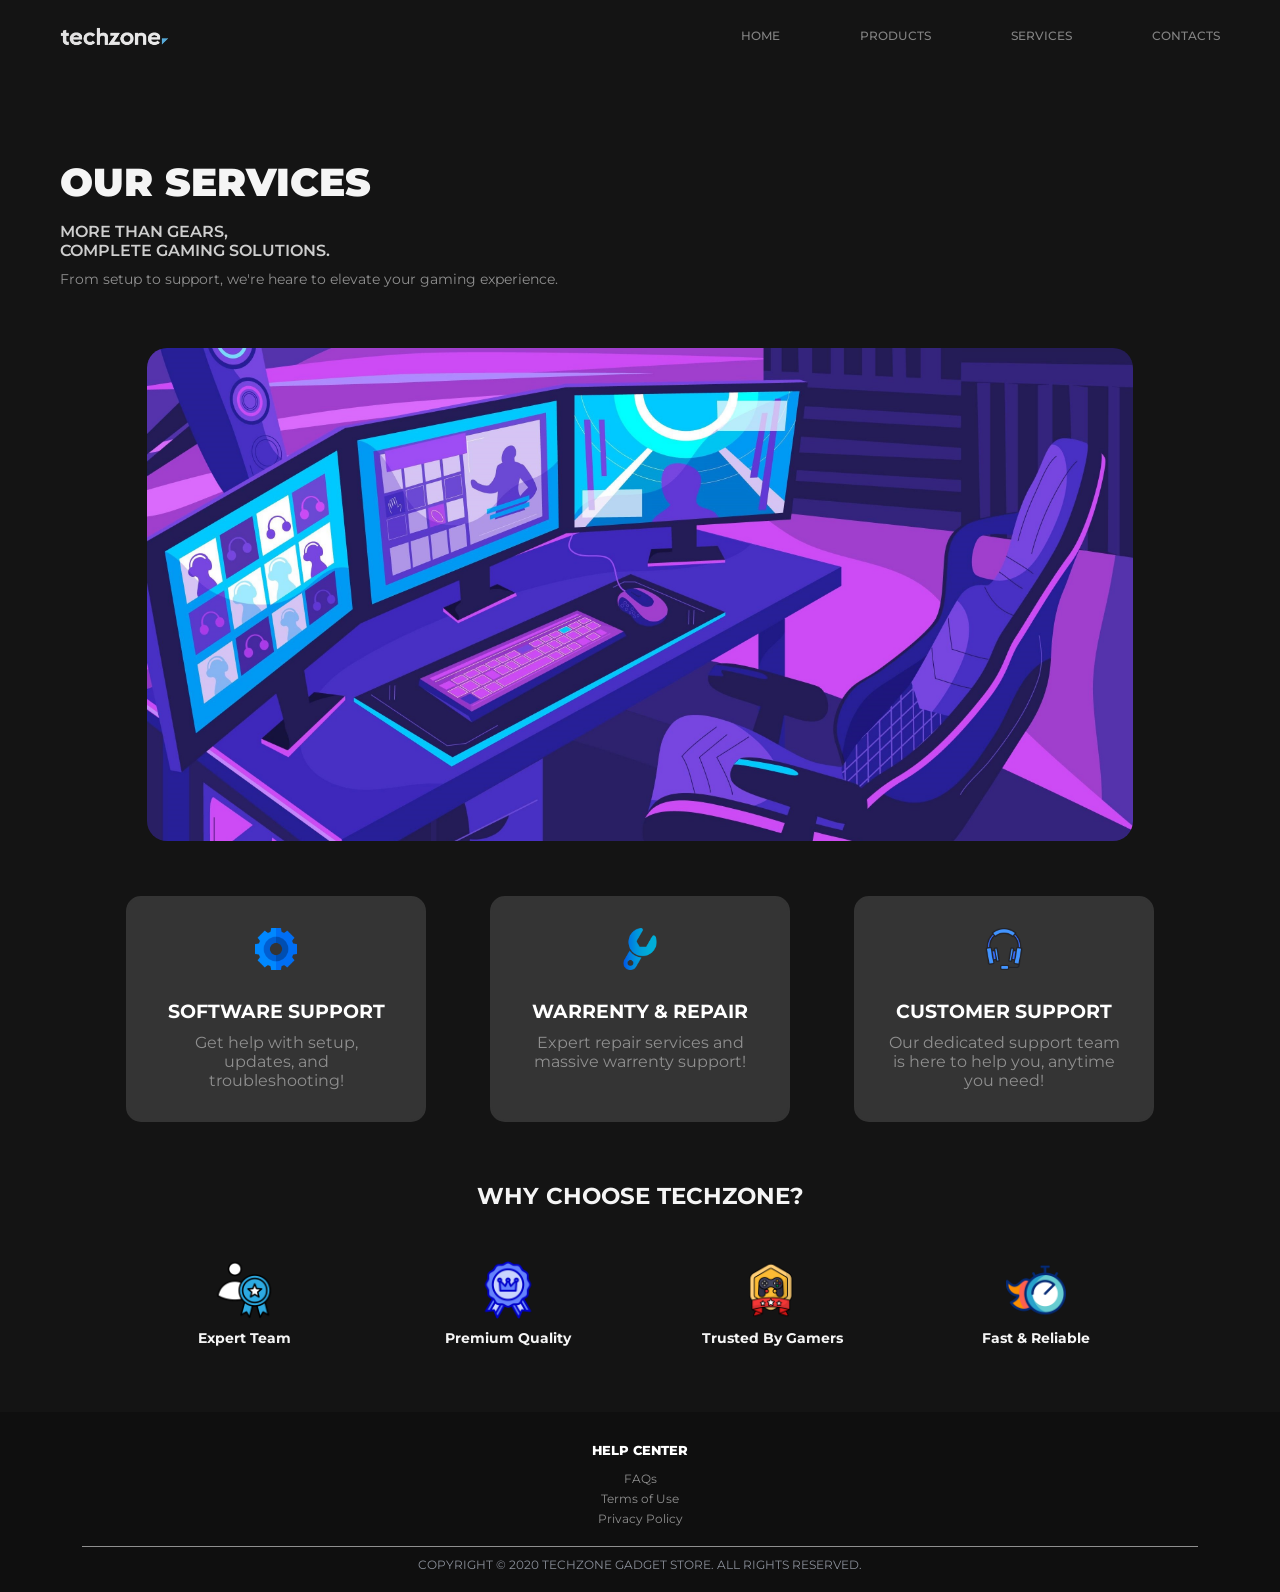
<file: TechZone 2.0/HTML/services.html>
<!DOCTYPE html>
<html lang="en">
    <head>
        <meta charset="UTF-8">
        <meta name="viewport" content="width=device-width, initial-scale=1.0">
        <link rel="stylesheet" href="../CSS/services.css">
        <link rel="shortcut icon" href="../Images/Favicon/favicon (2).png" type="image/x-icon">
        <title>Tech Zone - Services</title>
    </head>
    <body>
        
        <header>
            <img src="../Images/Logo/logo.png" alt="TechZone Logo">
            <nav>
                <ul>
                    <li><a href="./index.html">HOME</a></li>
                    <li><a href="./products.html">PRODUCTS</a></li>
                    <li><a href="./services.html">SERVICES</a></li>
                    <li><a href="./contact.html">CONTACTS</a></li>
                </ul>
            </nav>
        </header>

        <main>

            <div class="main-title">
                <h1>OUR SERVICES</h1>
                <h4>
                    MORE THAN GEARS,
                    <br>
                    COMPLETE GAMING SOLUTIONS.
                </h4>
                <p>From setup to support, we're heare to elevate your gaming experience.</p>
            </div>

            <div class="gaming_setup">
                <a href="../HTML/products.html">
                    <img src="../Images/Logo/5237851.jpg" alt="Gaming Setup">
                </a>
            </div>

            <div class="services">
                <div class="a_service">
                    <img src="../Images/Logo/cogwheel_1142908.png" alt="Settings Logo">
                    <h3>SOFTWARE SUPPORT</h3>
                    <p>Get help with setup, updates, and troubleshooting!</p>
                </div>
                <div class="a_service">
                    <img src="../Images/Logo/maintenance_9784031.png" alt="Settings Logo">
                    <h3>WARRENTY & REPAIR</h3>
                    <p>Expert repair services and massive warrenty support!</p>
                </div>
                <div class="a_service">
                    <img src="../Images/Logo/headphone_4385776.png" alt="Settings Logo">
                    <h3>CUSTOMER SUPPORT</h3>
                    <p>Our dedicated support team is here to help you, anytime you need!</p>
                </div>
            </div>

            <section class="why">
                <h3>WHY CHOOSE TECHZONE?</h3>
                <div class="reasons">
                    <div class="reason">
                        <img src="../Images/Logo/expert_12164541.png" alt="Expert">
                        <h5>Expert Team</h5>
                    </div>
                    <div class="reason">
                        <img src="../Images/Logo/brand_16090009.png" alt="Premium">
                        <h5>Premium Quality</h5>
                    </div>
                    <div class="reason">
                        <img src="../Images/Logo/award_5751764.png" alt="Gamers">
                        <h5>Trusted By Gamers</h5>
                    </div>
                    <div class="reason">
                        <img src="../Images/Logo/coming-soon_12145958.png" alt="">
                        <h5>Fast & Reliable</h5>
                    </div>
                </div>
            </section>

        </main>

        <footer>
            <div class="help-center">
                <h3>HELP CENTER</h3>
                <a href="#">FAQs</a>
                <a href="#">Terms of Use</a>
                <a href="#">Privacy Policy</a>
            </div>
            <hr>
            <p>COPYRIGHT &copy; 2020 TECHZONE GADGET STORE. ALL RIGHTS RESERVED.</p>
        </footer>

    </body>
</html>
</file>
<file: TechZone 2.0/CSS/home.css>
@import url('https://fonts.googleapis.com/css2?family=Montserrat:ital,wght@0,100..900;1,100..900&display=swap');
* {
    margin: 0;
    padding: 0;
    box-sizing: border-box;
    font-family: "Montserrat", sans-serif;
}

body {
    background-color: #141414;
    color: whitesmoke;
}

header, main {
    margin-left: 60px;
    margin-right: 60px;
    margin-top: 25px;
}

/* Header Styles */

header {
    display: flex;
    justify-content: space-between;
    align-items: center;
    background-color: white;
    background-color: #141414;
   
}

header img {
    display: inline-block;
    align-items: left;
    width: 110px;
}

header img,
header nav {
    background-color: #141414;
    margin-bottom: 20px;
}



header nav ul {
    list-style: none;
    display: flex;
    flex-wrap: wrap;
    justify-content: flex-end;
    width: 100%;
    gap: 80px;
    font-size: 12px;
}

header nav ul li a {
    text-decoration: none;
    color: #ffffff79;
    font-weight: 500;
    transition: color 0.3s, transform 0.3s;
    display: inline-block;
    text-align: right;
    border-bottom: 1.5px solid transparent;
}

header nav ul li a:hover {
    color: #2196F3;
    transform: scale(1.15,1.15);
    border-bottom-color: #2196F3;
}

/* Main Style */

main {
    padding-top: 30px;
}

/* Offer Style */

#offer .content {
    position: relative;
    width: 500px;
    margin-top: 80px;
    margin-left: 80px;
}

#offer h3 {
    color: tomato;
    margin-bottom: 5px;
}

#offer h1 {
    font-size: 39px;
    line-height: 1;
    font-weight: 900;
    margin-bottom: 10px;
}

#offer .subtitle {
    color: #8f8f8f;
    font-size: 19px;
    font-weight: 500;
    margin-bottom: 15px;
}

#offer .subtitle2 {
    width: 500px;
    color: #fff;
    font-size: 14px;
    font-weight: 500;
    margin-bottom: 18px;
}

#offer .price {
    color: tomato;
    font-size: 18px;
}

#offer .newprice {
    color: #2db7f5;
    font-size: 18px;
    margin-bottom: 21px;
}


#offer .button {
    height: 36px;
    padding: 0 21px;
    border-radius: 3px;
    font-size: 11px;
    font-weight: 700;
    align-items: center;
    cursor: pointer;
    background: #2196F3;
    border: none;
    color: white;
    transition: color 0.4s, transform 0.3s;
}

#offer .button:hover {
    background-color: #2db7f5;
    transform: scale(1.08,1.08);
}

#offer .mouse {
    position: absolute;
    z-index: 2;
    right: 160px;
    top: 150px;
    width: 450px;
    height: auto;
    transition: transform 0.5s;
}

#offer .mouse:hover {
    transform: scale(1.15);
}

#offer .big-text {
    position: absolute;
    right: 70px;
    top: 86px;
    color: #2db7f5;
    font-size: 135px;
    font-weight: 900;
    letter-spacing: -15px;
}

/* Watermark Header Style */

.section-header {
    position: relative;
    text-align: center;
    margin-top: 140px;
    padding-top: 40px;
}

.watermark {
    font-size: 60px;
    font-weight: 800;
    color: #2195f34d;
    letter-spacing: -2px;
    position: absolute;
    top: 0;
    left: 0;
    right: 0;
    margin: 0;
    user-select: none;
}

.subtitle {
    font-size: 20px;
    font-weight: 600;
    color: #ffffff;
    position: relative;
    margin-top: 8px;
}

.view-more {
    display: inline-block;
    margin-top: 15px;
    font-size: 12px;
    color: #2196F3;
    text-decoration: none;
    transition: color 0.3s, transform 0.2s;
}

.view-more:hover {
    color:#4FC3F7 ;
    transform: scale(1.09,1.09);
}

/* Grid Style */

.grid-container {
    display: grid;
    grid-template-columns: repeat(auto-fit, 220px);
    justify-content: center;
    gap: 1px;
    margin: 40px 0;
}

.item {
    display: flex;
    flex-direction: column;
    align-items: center;
    text-align: center;
    background-color: #343434;
    padding: 10px 0px;
    border-radius: 25px;
    max-width: 200px;
    transition: color 0.4s, background-color 0.5s;
}

.item:hover {
    background-color: #292929;
}

.item:hover p{
    color: #4FC3F7;
}

.item img {
    height: 130px;
    width: auto;
    padding-bottom: 10px;
    transition: transform 0.3s;
}

.item p {
    font-size: 14px;
    font-weight: 700;
    transition: color 0.3s;
}

.item a {
    text-decoration: none;
    color: #ffffff;
}

.item:hover img {
    transform: scale(1.1);
}

/* Services Styles */

.feature-section {
    margin-top: 50px;
}

.features-grid {
    display: grid;
    grid-template-columns: repeat(2, 1fr);
    gap: 25px;
}

.feature-card {
    min-height: 166px;
    background: #343434;
    border-radius: 12px;
    display: grid;
    grid-template-columns: 165px 1fr;
    align-items: center;
    padding: 24px 34px 24px 22px;
    color: #ffffff;
}

.feature-card h3 {
    margin: 0 0 14px;
    font-size: 20px;
    font-weight: 800;
    color: #ffffff;
}

.feature-card p {
    margin: 0;
    max-width: 360px;
    font-size: 13px;
    font-weight: 600;
    color: #ffffff;
}

.feature-icon img {
    width: 110px;
    display: block;
    margin: 0 auto;
    transition: transform 0.4s;
}

.feature-card:hover img {
    transform: translateY(-15px) scale(1.1);
}

/* Contact Styles */

.contact-methods .direct img {
    width: 140px;
    height: auto;
    margin: 0 0 15px 0;
}

.contact-methods .direct h6 {
    font-size: 12px;
    color: whitesmoke;
    padding: 25px 0 10px 0;
    color: white;
}

.contact-methods .direct a {
    text-decoration: none;
    color: #8f8f8f;
    margin-top: 3px;
    font-size: 12px;
    transition: color 0.3s, transform 0.3s;
}

.contact-methods .direct a:hover {
    color: #4FC3F7;
    transform: scale(1.08,1.08);
}

.contact {
    display: grid;
    grid-template-columns: 300px 1fr;
    justify-content: center;
    gap: 10px;
    margin: 40px 0;
}

.direct {
    display: flex;
    flex-direction: column;
    padding: 10px 0px;
}

.contact-form h3 {
    margin: 0 0 18px;
    font-size: 13px;
    font-weight: 800;
    color: #fff;
}

.form-row {
    display: grid;
    grid-template-columns: 1fr 1fr;
    gap: 10px;
    margin-bottom: 10px;
}

input, textarea {
    width: 100%;
    border: 0;
    outline: 0;
    background-color: #555;
    color: #fff;
    font-size: 12px;
    font-weight: 600;
    padding: 0 20px;
}

input {
    height: 45px;
}

textarea {
    height: 180px;
    resize: none;
    padding-top: 22px;
    margin-top: 10px;
}

input::placeholder, textarea::placeholder {
    color: #cfcfcf;
}

.submit-button {
    display: block;
    width: 300px;
    height: 40px;
    margin: 5px auto 0;
    border: 0;
    border-radius: 2px;
    background-color: #2196F3;
    color: #fff;
    font-size: 11px;
    font-weight: 900;
    cursor: pointer;
    transition: transform 0.3s, background-color 0.3s;
}

.submit-button:hover {
    transform: scale(1.1,1.1);
    background-color: #4FC3F7;
}

/* Fotter Styles */

footer {
    background-color: #0f0f0f;
    padding: 20px;
    text-align: center;
    color: #8A8F99;
}

.help-center {
    display: flex;
    flex-direction: column;
    padding: 10px 0px;
}

.help-center h3 {
    color: #ffffff;
    font-size: 13px;
    font-weight: 800;
    padding: 0 0 8px 0;
}

.help-center a {
    text-decoration: none;
    color: #8f8f8f;
    margin-top: 5px;
    font-size: 12px;
    transition: color 0.3s, transform 0.3s;
}

.help-center a:hover {
    color: #ffffff;
}

footer hr {
    border: none;
    height: 1px;
    background-color: #8f8f8f;
    width: 90%;
    margin: 10px auto;
}

footer p {
    font-size: 12px;
}
</file>
<file: TechZone 2.0/CSS/contact.css>
@import url('https://fonts.googleapis.com/css2?family=Montserrat:ital,wght@0,100..900;1,100..900&display=swap');
* {
    margin: 0;
    padding: 0;
    box-sizing: border-box;
    font-family: "Montserrat", sans-serif;
}

body {
    background-color: #141414;
    color: whitesmoke;
}

header, main {
    margin-left: 60px;
    margin-right: 60px;
    margin-top: 25px;
}

/* Header Styles */

header {
    display: flex;
    justify-content: space-between;
    align-items: center;
    background-color: white;
    background-color: #141414;
   
}

header img {
    display: inline-block;
    align-items: left;
    width: 110px;
}

header img,
header nav {
    background-color: #141414;
    margin-bottom: 20px;
}



header nav ul {
    list-style: none;
    display: flex;
    flex-wrap: wrap;
    justify-content: flex-end;
    width: 100%;
    gap: 80px;
    font-size: 12px;
}

header nav ul li a {
    text-decoration: none;
    color: #ffffff79;
    font-weight: 500;
    transition: color 0.3s, transform 0.3s;
    display: inline-block;
    text-align: right;
    border-bottom: 1.5px solid transparent;
}

header nav ul li a:hover {
    color: #2196F3;
    transform: scale(1.15,1.15);
    border-bottom-color: #2196F3;
}

/* Main Style */

main {
    padding-top: 30px;
}

/* Main Title Style */

main .main-title {
    display: grid;
    width: 500px;
    gap: 10px;
    margin: 40px 0;
}

main .main-title h1 {
    font-size: 39px;
    line-height: 1;
    font-weight: 900;
    margin-bottom: 10px;
}

main .main-title h4 {
    color: #cecece;
    font-weight: 600;
}

main .main-title p {
    color: #8f8f8f;
    font-size: 14px;
    margin-bottom: 20px;
    display: inline-block;
}

.main-img {
    position: absolute;
    z-index: 2;
    right: 100px;
    top: 80px;
    width: 530px;
    height: auto;
    transition: transform 0.5s;
}

.main-img:hover {
    transform: scale(1.15) translateX(-50px);
}

/* Detail-cards Style */

.details {
    margin: 30px 0;
}

.details h3 {
    padding-bottom: 10px;
}

.detail-card h6 {
    font-size: 15px;
    padding-bottom: 2px;
    color: #2196F3;
}

.detail-card p {
    transition: color 0.3s, transform 0.3s;
}

.detail-card a {
    text-decoration: none;
}

.detail-card a:hover p{
    color: white;
    transform: scale(1.05);
}

/* Map Style */

.map {
    margin: 30px 0 50px;
}

.map h3 {
    color: white;
    padding: 0 0 5px;
}

.map a {
    text-decoration: none;
    color: #8A8F99;
    font-size: 14px;
}

.map a p {
    display: inline-block;
    transition: color 0.3s, transform 0.3s;
}

.map a:hover p {
    color: #2196F3;
    transform: scale(1.2);
}

/* Form Style */

.direct {
    display: flex;
    flex-direction: column;
    margin: 0 0 30px;
}

.contact-form h3 {
    margin: 0 0 18px;
    font-size: 13px;
    font-weight: 800;
    color: #fff;
}

.form-row {
    display: grid;
    grid-template-columns: 1fr 1fr;
    gap: 10px;
    margin-bottom: 10px;
}

input, textarea {
    width: 100%;
    border: 0;
    outline: 0;
    background-color: #555;
    color: #fff;
    font-size: 12px;
    font-weight: 600;
    padding: 0 20px;
}

input {
    height: 45px;
}

textarea {
    height: 180px;
    resize: none;
    padding-top: 22px;
    margin-top: 10px;
}

input::placeholder, textarea::placeholder {
    color: #cfcfcf;
}

.submit-button {
    display: block;
    width: 300px;
    height: 40px;
    margin: 5px auto 0;
    border: 0;
    border-radius: 2px;
    background-color: #2196F3;
    color: #fff;
    font-size: 11px;
    font-weight: 900;
    cursor: pointer;
    transition: transform 0.3s, background-color 0.3s;
}

.submit-button:hover {
    transform: scale(1.1,1.1);
    background-color: #4FC3F7;
}



















/* Fotter Styles */

footer {
    background-color: #0f0f0f;
    padding: 20px;
    text-align: center;
    color: #8A8F99;
}

.help-center {
    display: flex;
    flex-direction: column;
    padding: 10px 0px;
}

.help-center h3 {
    color: #ffffff;
    font-size: 13px;
    font-weight: 800;
    padding: 0 0 8px 0;
}

.help-center a {
    text-decoration: none;
    color: #8f8f8f;
    margin-top: 5px;
    font-size: 12px;
    transition: color 0.3s, transform 0.3s;
}

.help-center a:hover {
    color: #ffffff;
}

footer hr {
    border: none;
    height: 1px;
    background-color: #8f8f8f;
    width: 90%;
    margin: 10px auto;
}

footer p {
    font-size: 12px;
}
</file>
<file: TechZone 2.0/CSS/products.css>
@import url('https://fonts.googleapis.com/css2?family=Montserrat:ital,wght@0,100..900;1,100..900&display=swap');
* {
    margin: 0;
    padding: 0;
    box-sizing: border-box;
    font-family: "Montserrat", sans-serif;
}

body {
    background-color: #141414;
    color: whitesmoke;
}

header, main {
    margin-left: 60px;
    margin-right: 60px;
    margin-top: 25px;
}

/* Header Styles */

header {
    display: flex;
    justify-content: space-between;
    align-items: center;
    background-color: white;
    background-color: #141414;
   
}

header img {
    display: inline-block;
    align-items: left;
    width: 110px;
}

header img,
header nav {
    background-color: #141414;
    margin-bottom: 20px;
}



header nav ul {
    list-style: none;
    display: flex;
    flex-wrap: wrap;
    justify-content: flex-end;
    width: 100%;
    gap: 80px;
    font-size: 12px;
}

header nav ul li a {
    text-decoration: none;
    color: #ffffff79;
    font-weight: 500;
    transition: color 0.3s, transform 0.3s;
    display: inline-block;
    text-align: right;
    border-bottom: 1.5px solid transparent;
}

header nav ul li a:hover {
    color: #2196F3;
    transform: scale(1.15,1.15);
    border-bottom-color: #2196F3;
}

/* Main Style */

main {
    padding-top: 30px;
}

/* Main Title Style */

main .main-title {
    display: grid;
    width: 500px;
    gap: 10px;
    margin: 40px 0;
}

main .main-title h1 {
    font-size: 39px;
    line-height: 1;
    font-weight: 900;
    margin-bottom: 10px;
}

main .main-title h4 {
    color: #cecece;
    font-weight: 600;
}

main .main-title p {
    color: #8f8f8f;
    font-size: 14px;
}

/* Produst Styles */

.subtitle {
    padding: 25px 0 40px 0;
    color: #2db7f5;
}

.product-list {
    display: grid;
    grid-template-columns: repeat(auto-fit, 300px);
    justify-content: center;
    gap: 4em;
    margin-bottom: 60px;
}

.product {
    display: flex;
    flex-direction: column;
    align-items: center;
    padding: 20px;
    background-color: #1C1E22;
    border-radius: 10px;
    justify-content: space-between;
    transition: transform 0.35s;
}

.product img {
    height: 200px;
    width: 200px;
    margin: 0 0 40px 0;
}

.product:hover {
    transform: translateY(-8px);
}

.product h5 {
    color: darkorange;
    font-size: 15px;
}

#special-offer {
    color: tomato;
}

.product h4 {
    color: #fff;
    padding-bottom: 10px;
    text-align: center;
}

.product .newprice {
    color: #2196F3;
    padding-bottom: 10px;
}

.product .price {
    color: tomato;
}

.product p {
    font-size: 13px;
    padding-bottom: 20px;
    color: #8A8F99;
}

a {
    text-decoration: none;
}

.buy {
    display: block;
    margin: 0 auto;
    height: 36px;
    padding: 0 90px;
    border-radius: 3px;
    font-size: 11px;
    font-weight: 700;
    cursor: pointer;
    background: #2196F3;
    border: none;
    color: white;
    transition: color 0.4s, transform 0.3s;
}

.buy:hover {
    background-color: #2db7f5;
    transform: scale(1.05);
}

/* Fotter Styles */

footer {
    background-color: #0f0f0f;
    padding: 20px;
    text-align: center;
    color: #8A8F99;
}

.help-center {
    display: flex;
    flex-direction: column;
    padding: 10px 0px;
}

.help-center h3 {
    color: #ffffff;
    font-size: 13px;
    font-weight: 800;
    padding: 0 0 8px 0;
}

.help-center a {
    text-decoration: none;
    color: #8f8f8f;
    margin-top: 5px;
    font-size: 12px;
    transition: color 0.3s, transform 0.3s;
}

.help-center a:hover {
    color: #ffffff;
}

footer hr {
    border: none;
    height: 1px;
    background-color: #8f8f8f;
    width: 90%;
    margin: 10px auto;
}

footer p {
    font-size: 12px;
}
</file>
<file: TechZone 2.0/CSS/services.css>
@import url('https://fonts.googleapis.com/css2?family=Montserrat:ital,wght@0,100..900;1,100..900&display=swap');
* {
    margin: 0;
    padding: 0;
    box-sizing: border-box;
    font-family: "Montserrat", sans-serif;
}

body {
    background-color: #141414;
    color: whitesmoke;
}

header, main {
    margin-left: 60px;
    margin-right: 60px;
    margin-top: 25px;
}

/* Header Styles */

header {
    display: flex;
    justify-content: space-between;
    align-items: center;
    background-color: white;
    background-color: #141414;
   
}

header img {
    display: inline-block;
    align-items: left;
    width: 110px;
}

header img,
header nav {
    background-color: #141414;
    margin-bottom: 20px;
}



header nav ul {
    list-style: none;
    display: flex;
    flex-wrap: wrap;
    justify-content: flex-end;
    width: 100%;
    gap: 80px;
    font-size: 12px;
}

header nav ul li a {
    text-decoration: none;
    color: #ffffff79;
    font-weight: 500;
    transition: color 0.3s, transform 0.3s;
    display: inline-block;
    text-align: right;
    border-bottom: 1.5px solid transparent;
}

header nav ul li a:hover {
    color: #2196F3;
    transform: scale(1.15,1.15);
    border-bottom-color: #2196F3;
}

/* Main Style */

main {
    padding-top: 30px;
}

/* Main Title Style */

main .main-title {
    display: grid;
    width: 500px;
    gap: 10px;
    margin: 40px 0;
}

main .main-title h1 {
    font-size: 39px;
    line-height: 1;
    font-weight: 900;
    margin-bottom: 10px;
}

main .main-title h4 {
    color: #cecece;
    font-weight: 600;
}

main .main-title p {
    color: #8f8f8f;
    font-size: 14px;
    margin-bottom: 20px;
}

.gaming_setup img{
    display: block;
    margin: 0 auto;
    width: 85%;
    height: auto;
    border-radius: 20px;
    transition: transform 0.5s;
    margin-bottom: 30px;
}

.gaming_setup img:hover {
    transform: scale(1.06);
}

/* Services Styles */

.services {
    display: grid;
    grid-template-columns: repeat(auto-fit, 300px);
    justify-content: center;
    gap: 4em;
    margin-bottom: 60px;
}

.a_service {
    text-align: center;
    justify-content: center;
    margin-top: 25px;
    background-color: #343434;
    padding: 30px;
    border-radius: 15px;
    border: #343434 2px solid;
    transition: background-color 0.3s;
}

.a_service:hover {
    background-color: #292929;
}

.a_service img {
    width: 42px;
    height: auto;
    display: block;
    margin: 0 auto 20px;
    transition: transform 0.4s;
}

.a_service h3 {
    padding: 10px 0;
    color: #ffffff;
}

.a_service p {
    color: #8f8f8f;
}

.a_service:hover img {
    transform: translateY(-10px) scale(1.2);
}

/* Reason Style */

.why h3 {
    text-align: center;
    font-size: 23px;
    transition: color  0.5s;
}

.why:hover h3 {
    color: #2196F3;
}

.reason img {
    width: 60px;
    transition: transform 0.3s;
}

.reason h5 {
    font-size: 14px;
    padding: 5px 0;
}

.reason:hover img{
    transform: translateY(-10px) scale(1.3);
}

.reasons {
    display: grid;
    grid-template-columns: repeat(auto-fit, 200px);
    justify-content: center;
    text-align: center;
    gap: 4em;
    margin: 50px 0 60px;
}

/* Fotter Styles */

footer {
    background-color: #0f0f0f;
    padding: 20px;
    text-align: center;
    color: #8A8F99;
}

.help-center {
    display: flex;
    flex-direction: column;
    padding: 10px 0px;
}

.help-center h3 {
    color: #ffffff;
    font-size: 13px;
    font-weight: 800;
    padding: 0 0 8px 0;
}

.help-center a {
    text-decoration: none;
    color: #8f8f8f;
    margin-top: 5px;
    font-size: 12px;
    transition: color 0.3s, transform 0.3s;
}

.help-center a:hover {
    color: #ffffff;
}

footer hr {
    border: none;
    height: 1px;
    background-color: #8f8f8f;
    width: 90%;
    margin: 10px auto;
}

footer p {
    font-size: 12px;
}
</file>
